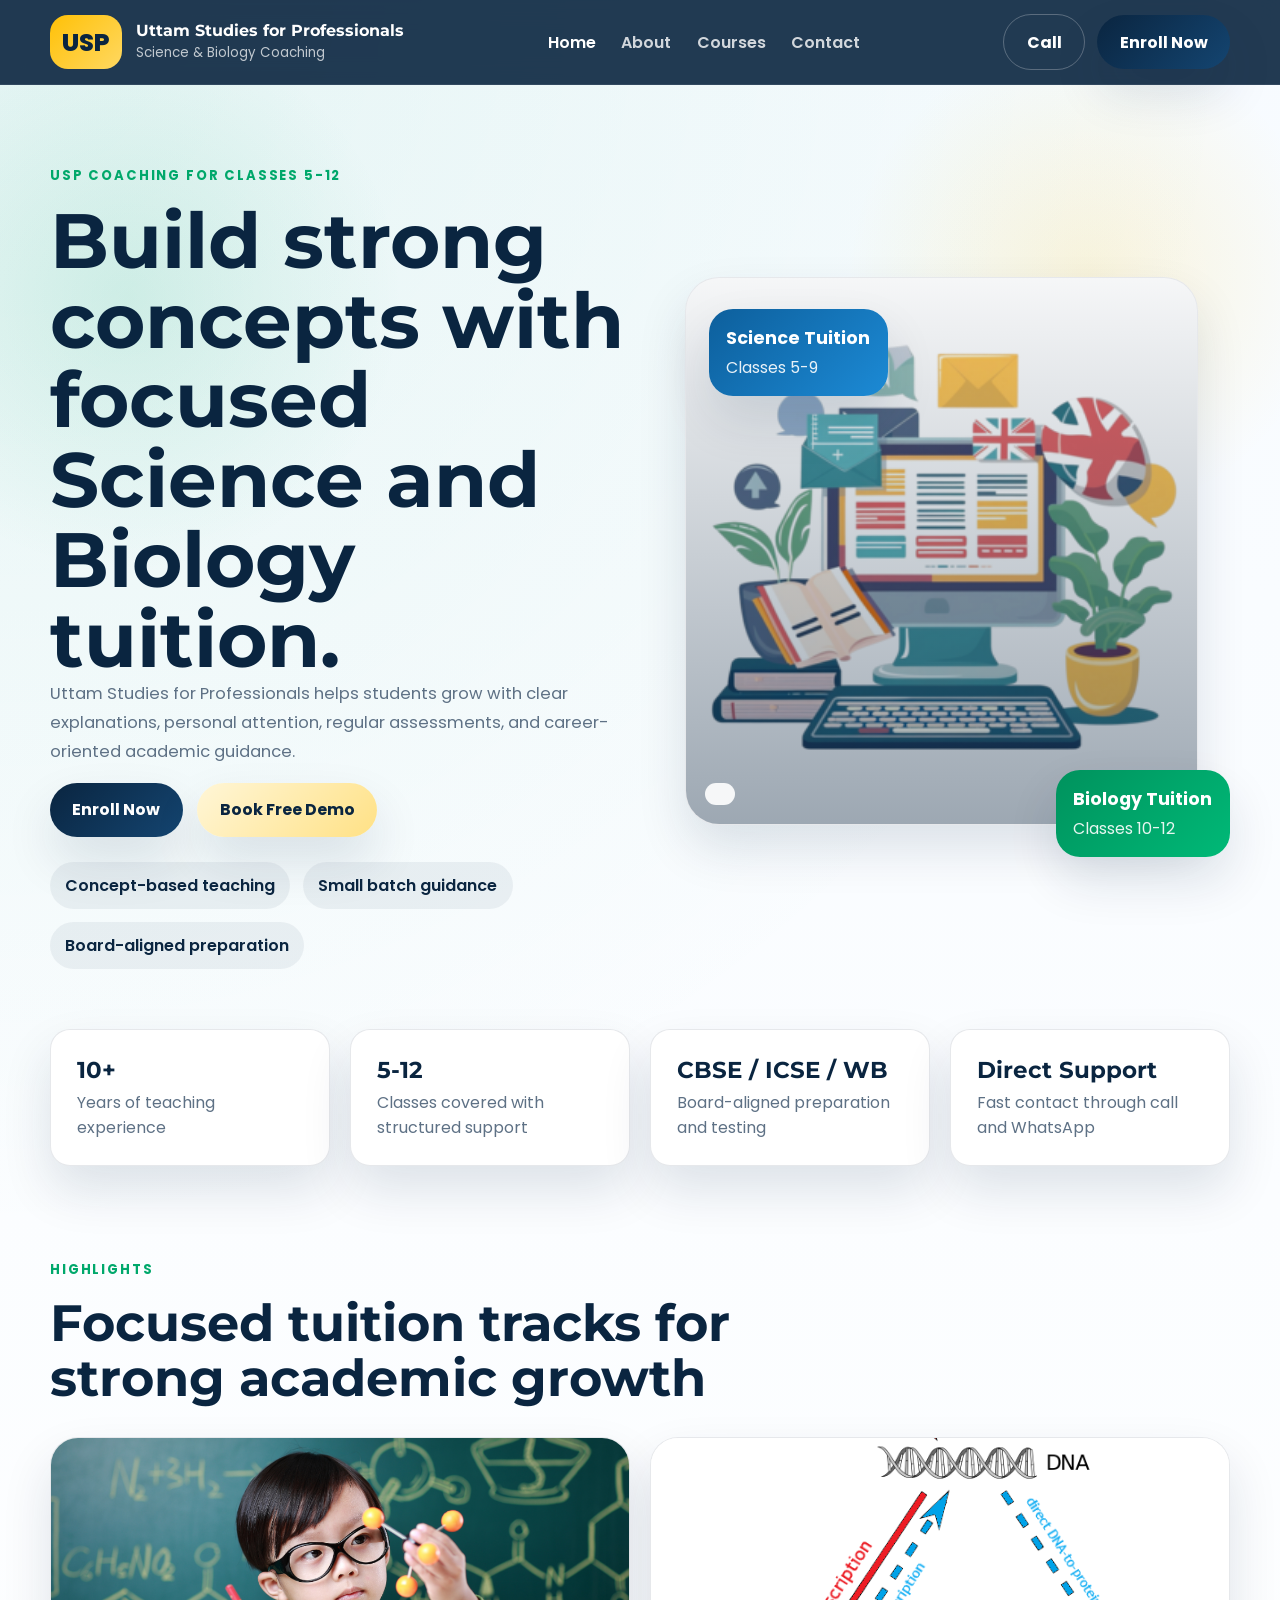
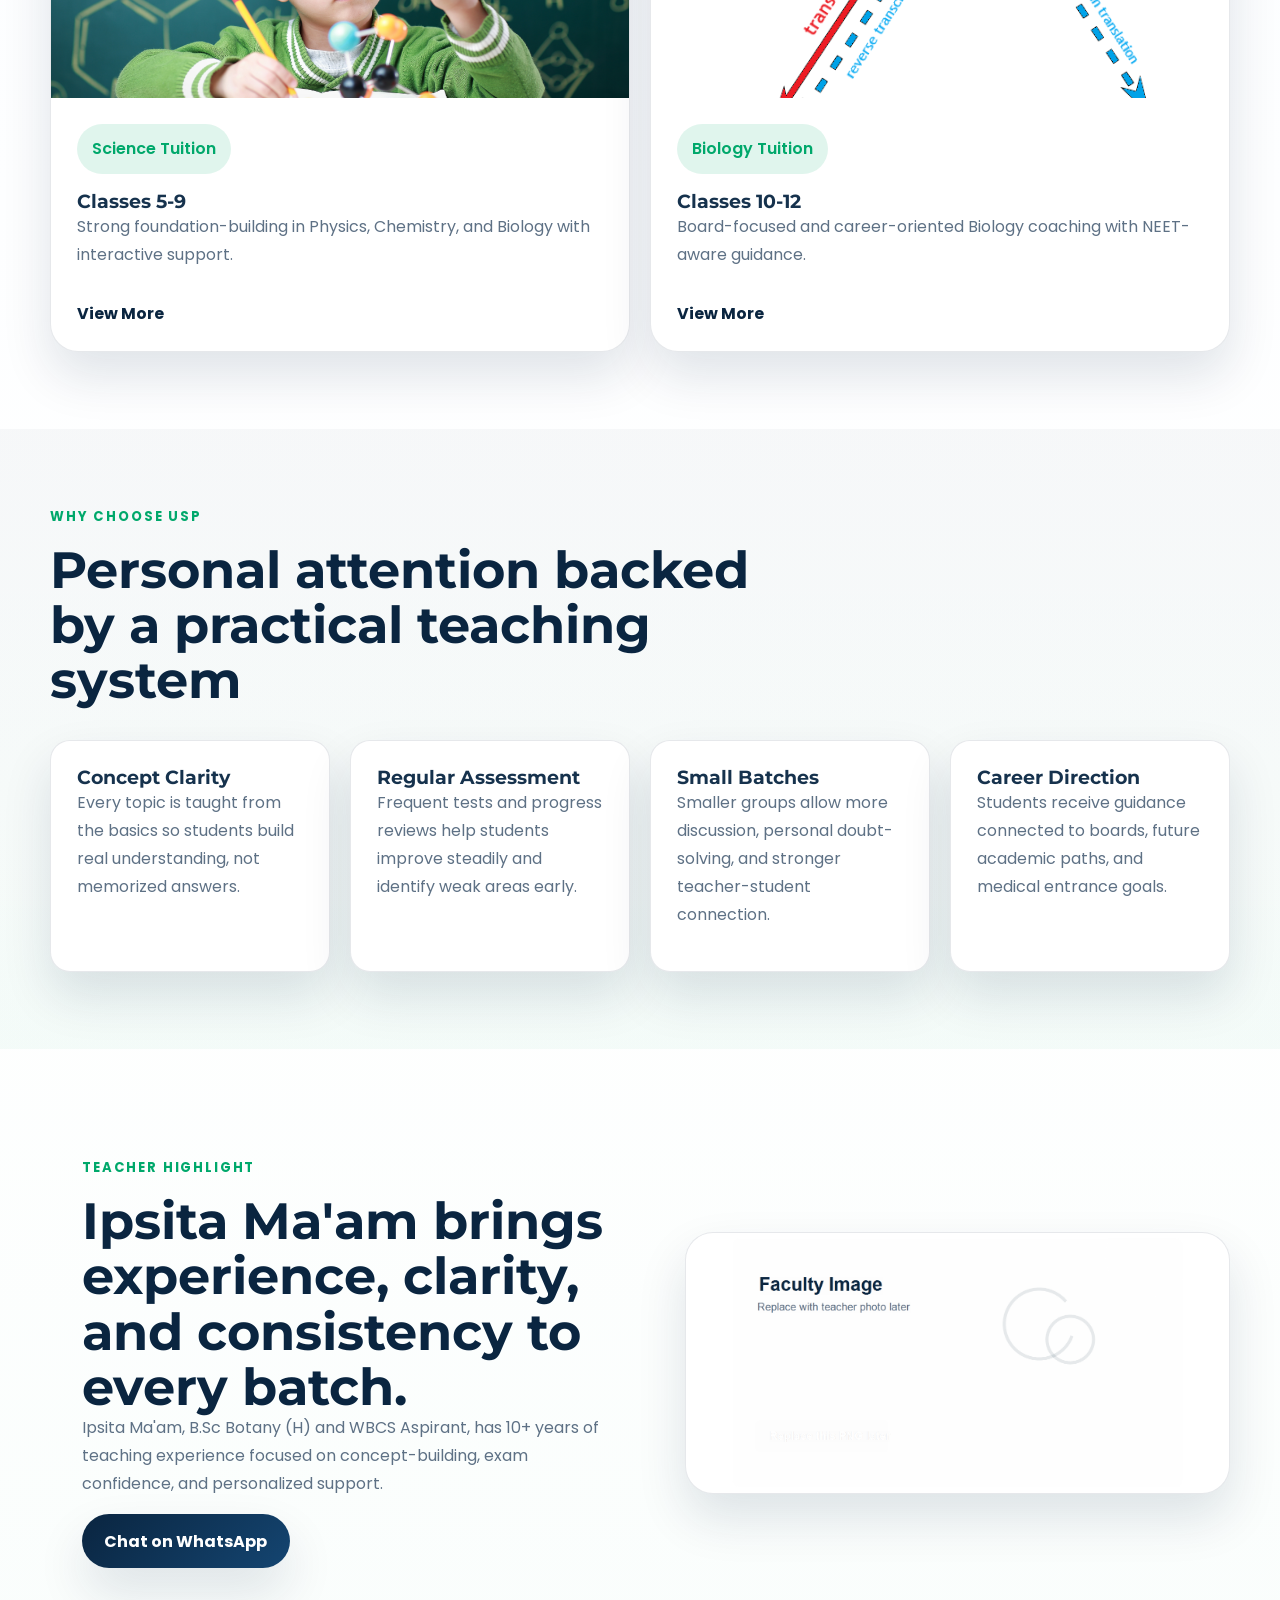
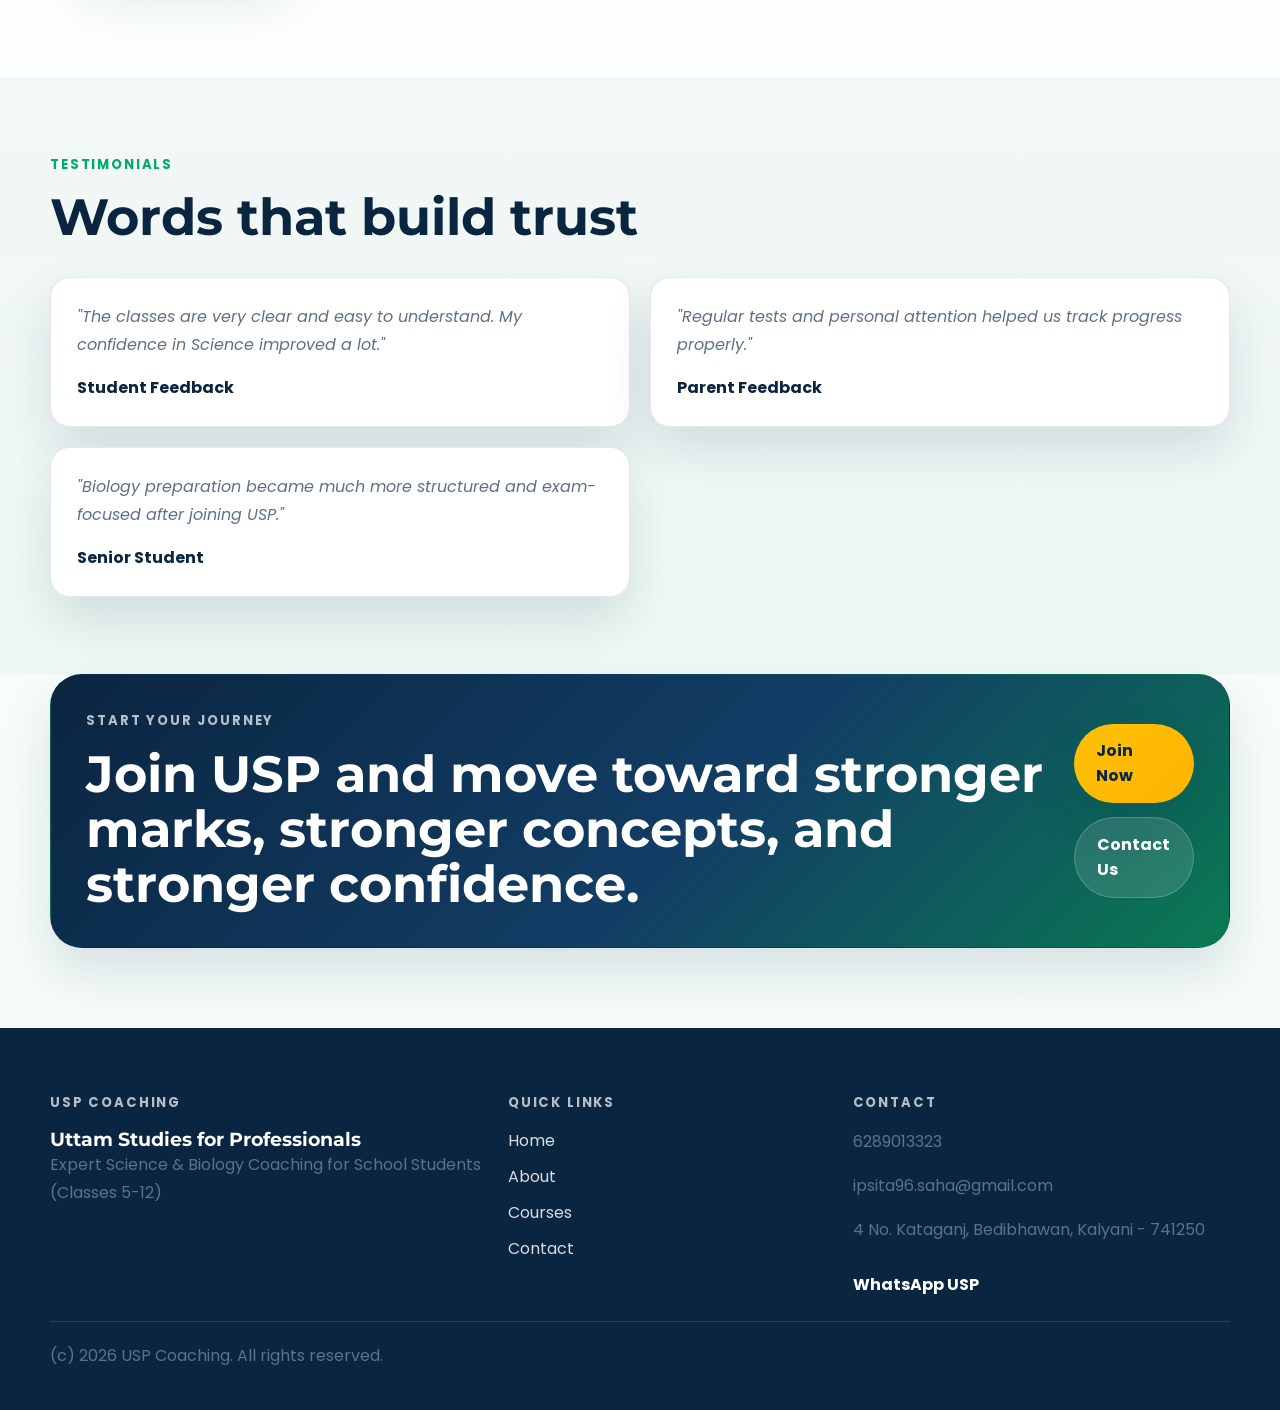
<file: index.html>
<!DOCTYPE html>
<html lang="en">
<head>
  <meta charset="UTF-8">
  <meta name="viewport" content="width=device-width, initial-scale=1.0">
  <title>USP Coaching | Science & Biology Tuition</title>
  <meta
    name="description"
    content="USP offers expert Science and Biology coaching for Classes 5-12 with concept-based teaching, small batches, and strong academic support."
  >
  <link rel="preconnect" href="https://fonts.googleapis.com">
  <link rel="preconnect" href="https://fonts.gstatic.com" crossorigin>
  <link href="https://fonts.googleapis.com/css2?family=Montserrat:wght@600;700;800&family=Poppins:wght@400;500;600;700&display=swap" rel="stylesheet">
  <link rel="stylesheet" href="css/style.css">
</head>
<body data-page="home">
  <div data-include="header"></div>

  <main>
    <section class="hero-section">
      <div class="container hero-grid">
        <div class="hero-content reveal">
          <p class="section-label">USP Coaching for Classes 5-12</p>
          <h1>Build strong concepts with focused Science and Biology tuition.</h1>
          <p class="hero-text">
            Uttam Studies for Professionals helps students grow with clear explanations,
            personal attention, regular assessments, and career-oriented academic guidance.
          </p>
          <div class="hero-actions">
            <a class="btn btn-primary" href="https://wa.me/916289013323?text=Hello%20USP%2C%20I%20want%20to%20enroll." target="_blank" rel="noreferrer">Enroll Now</a>
            <a class="btn btn-secondary" href="tel:+916289013323">Book Free Demo</a>
          </div>
          <div class="hero-points">
            <span>Concept-based teaching</span>
            <span>Small batch guidance</span>
            <span>Board-aligned preparation</span>
          </div>
        </div>

        <div class="hero-media reveal">
          <div class="hero-photo-card">
            <img src="assets/images/hero-main.png" alt="USP classroom main visual">
            <div class="hero-photo-note"></div>
          </div>
          <div class="hero-floating-card card-accent-blue">
            <strong>Science Tuition</strong>
            <span>Classes 5-9</span>
          </div>
          <div class="hero-floating-card card-accent-green bottom">
            <strong>Biology Tuition</strong>
            <span>Classes 10-12</span>
          </div>
        </div>
      </div>
    </section>

    <section class="stats-strip">
      <div class="container stats-grid">
        <article class="stat-card reveal"><strong>10+</strong><span>Years of teaching experience</span></article>
        <article class="stat-card reveal"><strong>5-12</strong><span>Classes covered with structured support</span></article>
        <article class="stat-card reveal"><strong>CBSE / ICSE / WB</strong><span>Board-aligned preparation and testing</span></article>
        <article class="stat-card reveal"><strong>Direct Support</strong><span>Fast contact through call and WhatsApp</span></article>
      </div>
    </section>

    <section class="section-block">
      <div class="container">
        <div class="section-heading reveal">
          <p class="section-label">Highlights</p>
          <h2>Focused tuition tracks for strong academic growth</h2>
        </div>
        <div class="feature-grid">
          <article class="course-preview-card reveal">
            <img src="assets/images/course-science.png" alt="Science tuition preview">
            <div class="course-preview-body">
              <p class="mini-tag">Science Tuition</p>
              <h3>Classes 5-9</h3>
              <p>Strong foundation-building in Physics, Chemistry, and Biology with interactive support.</p>
              <a class="text-link" href="courses.html">View More</a>
            </div>
          </article>
          <article class="course-preview-card reveal">
            <img src="assets/images/course-biology.png" alt="Biology tuition preview">
            <div class="course-preview-body">
              <p class="mini-tag">Biology Tuition</p>
              <h3>Classes 10-12</h3>
              <p>Board-focused and career-oriented Biology coaching with NEET-aware guidance.</p>
              <a class="text-link" href="courses.html">View More</a>
            </div>
          </article>
        </div>
      </div>
    </section>

    <section class="section-block soft-bg">
      <div class="container">
        <div class="section-heading reveal">
          <p class="section-label">Why Choose USP</p>
          <h2>Personal attention backed by a practical teaching system</h2>
        </div>
        <div class="cards-grid four-col">
          <article class="info-card reveal"><h3>Concept Clarity</h3><p>Every topic is taught from the basics so students build real understanding, not memorized answers.</p></article>
          <article class="info-card reveal"><h3>Regular Assessment</h3><p>Frequent tests and progress reviews help students improve steadily and identify weak areas early.</p></article>
          <article class="info-card reveal"><h3>Small Batches</h3><p>Smaller groups allow more discussion, personal doubt-solving, and stronger teacher-student connection.</p></article>
          <article class="info-card reveal"><h3>Career Direction</h3><p>Students receive guidance connected to boards, future academic paths, and medical entrance goals.</p></article>
        </div>
      </div>
    </section>

    <section class="section-block">
      <div class="container split-layout">
        <div class="content-panel reveal">
          <p class="section-label">Teacher Highlight</p>
          <h2>Ipsita Ma'am brings experience, clarity, and consistency to every batch.</h2>
          <p>Ipsita Ma'am, B.Sc Botany (H) and WBCS Aspirant, has 10+ years of teaching experience focused on concept-building, exam confidence, and personalized support.</p>
          <a class="btn btn-primary" href="https://wa.me/916289013323?text=Hello%20USP%2C%20I%20want%20to%20know%20more%20about%20Ipsita%20Ma%27am%27s%20classes." target="_blank" rel="noreferrer">Chat on WhatsApp</a>
        </div>
        <div class="image-panel reveal">
          <img src="assets/images/about-teacher.png" alt="Teacher highlight image">
        </div>
      </div>
    </section>

    <section class="section-block soft-bg">
      <div class="container">
        <div class="section-heading reveal">
          <p class="section-label">Testimonials</p>
          <h2>Words that build trust</h2>
        </div>
        <div class="cards-grid three-col">
          <article class="testimonial-card reveal"><p>"The classes are very clear and easy to understand. My confidence in Science improved a lot."</p><strong>Student Feedback</strong></article>
          <article class="testimonial-card reveal"><p>"Regular tests and personal attention helped us track progress properly."</p><strong>Parent Feedback</strong></article>
          <article class="testimonial-card reveal"><p>"Biology preparation became much more structured and exam-focused after joining USP."</p><strong>Senior Student</strong></article>
        </div>
      </div>
    </section>

    <section class="cta-banner-section">
      <div class="container cta-banner reveal">
        <div>
          <p class="section-label light">Start Your Journey</p>
          <h2>Join USP and move toward stronger marks, stronger concepts, and stronger confidence.</h2>
        </div>
        <div class="cta-buttons">
          <a class="btn btn-primary gold" href="https://wa.me/916289013323?text=Hello%20USP%2C%20please%20share%20admission%20details." target="_blank" rel="noreferrer">Join Now</a>
          <a class="btn btn-secondary light" href="contact.html">Contact Us</a>
        </div>
      </div>
    </section>
  </main>

  <div data-include="footer"></div>
  <script src="js/script.js"></script>
</body>
</html>
</file>
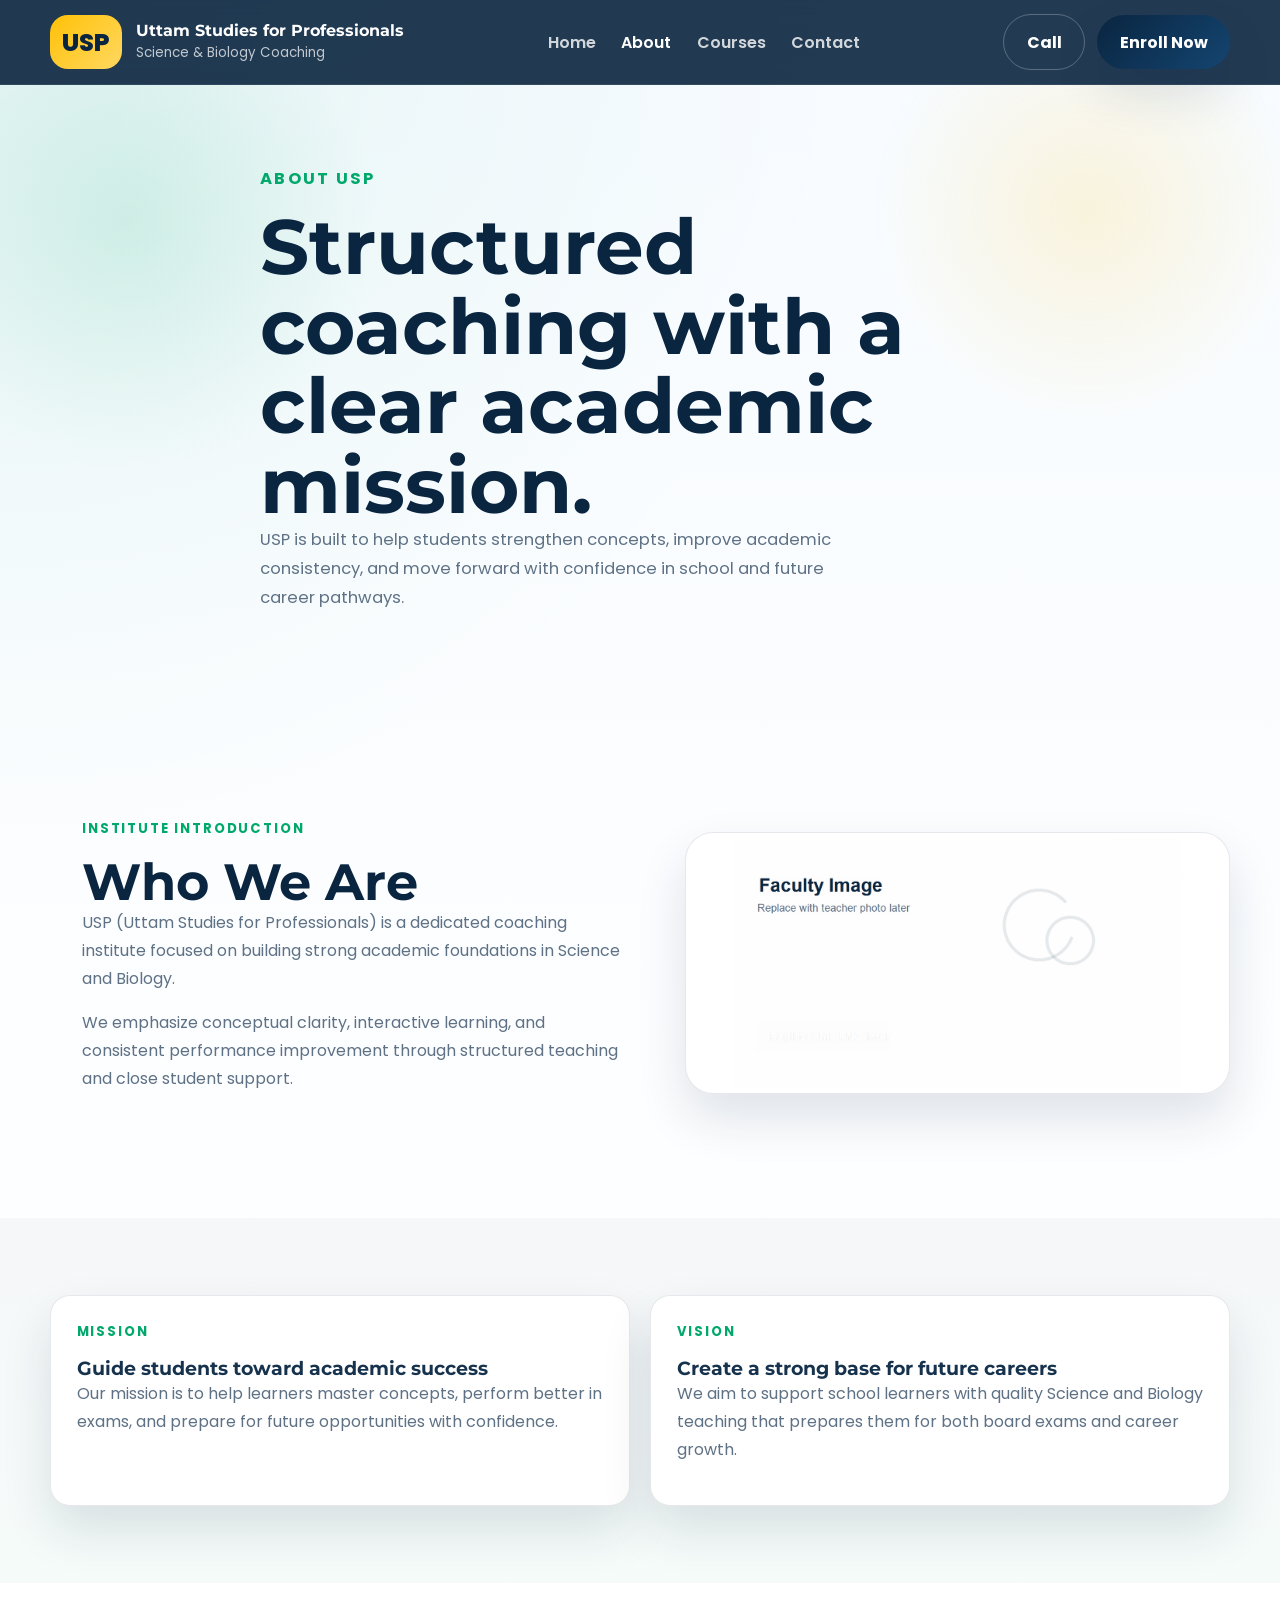
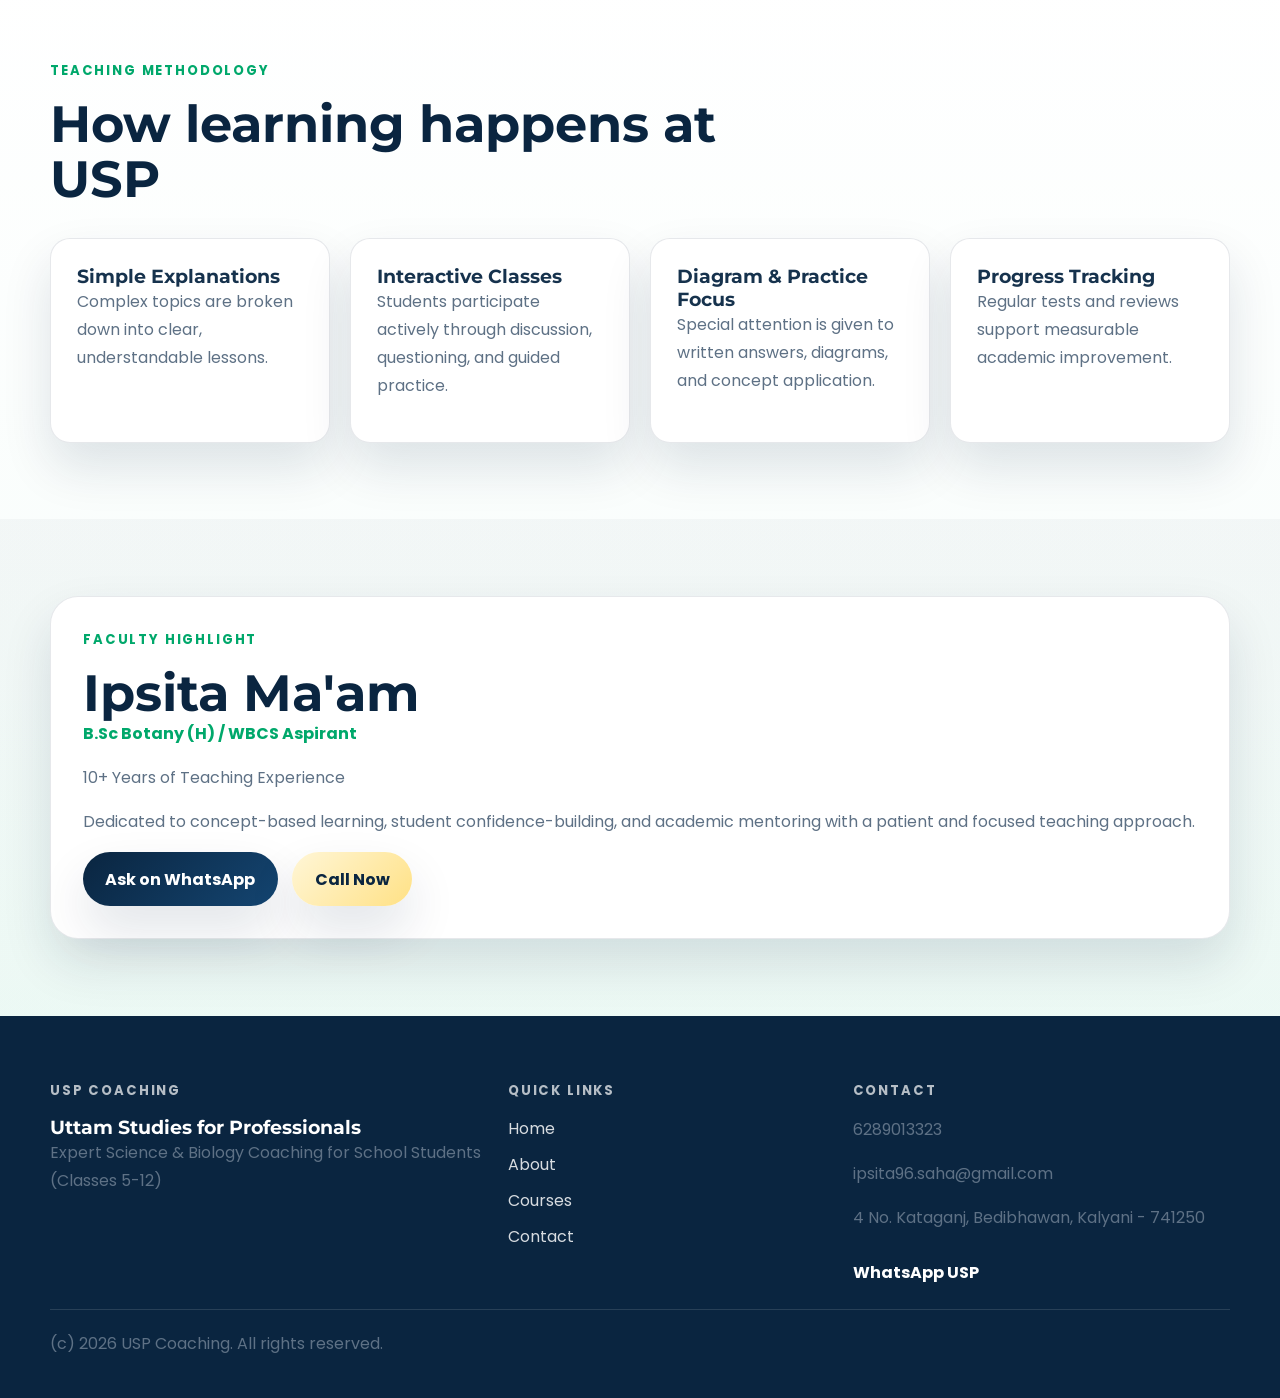
<file: about.html>
<!DOCTYPE html>
<html lang="en">
<head>
  <meta charset="UTF-8">
  <meta name="viewport" content="width=device-width, initial-scale=1.0">
  <title>About USP | Uttam Studies for Professionals</title>
  <meta name="description" content="Learn about USP Coaching, our mission, teaching methodology, and the faculty guidance behind our Science and Biology classes.">
  <link rel="preconnect" href="https://fonts.googleapis.com">
  <link rel="preconnect" href="https://fonts.gstatic.com" crossorigin>
  <link href="https://fonts.googleapis.com/css2?family=Montserrat:wght@600;700;800&family=Poppins:wght@400;500;600;700&display=swap" rel="stylesheet">
  <link rel="stylesheet" href="css/style.css">
</head>
<body data-page="about">
  <div data-include="header"></div>
  <main>
    <section class="page-hero compact">
      <div class="container narrow reveal">
        <p class="section-label">About USP</p>
        <h1>Structured coaching with a clear academic mission.</h1>
        <p>USP is built to help students strengthen concepts, improve academic consistency, and move forward with confidence in school and future career pathways.</p>
      </div>
    </section>
    <section class="section-block">
      <div class="container split-layout">
        <div class="content-panel reveal">
          <p class="section-label">Institute Introduction</p>
          <h2>Who We Are</h2>
          <p>USP (Uttam Studies for Professionals) is a dedicated coaching institute focused on building strong academic foundations in Science and Biology.</p>
          <p>We emphasize conceptual clarity, interactive learning, and consistent performance improvement through structured teaching and close student support.</p>
        </div>
        <div class="image-panel reveal">
          <img src="assets/images/about-teacher.png" alt="USP faculty image">
        </div>
      </div>
    </section>
    <section class="section-block soft-bg">
      <div class="container cards-grid two-col">
        <article class="info-card reveal"><p class="section-label">Mission</p><h3>Guide students toward academic success</h3><p>Our mission is to help learners master concepts, perform better in exams, and prepare for future opportunities with confidence.</p></article>
        <article class="info-card reveal"><p class="section-label">Vision</p><h3>Create a strong base for future careers</h3><p>We aim to support school learners with quality Science and Biology teaching that prepares them for both board exams and career growth.</p></article>
      </div>
    </section>
    <section class="section-block">
      <div class="container">
        <div class="section-heading reveal">
          <p class="section-label">Teaching Methodology</p>
          <h2>How learning happens at USP</h2>
        </div>
        <div class="cards-grid four-col">
          <article class="info-card reveal"><h3>Simple Explanations</h3><p>Complex topics are broken down into clear, understandable lessons.</p></article>
          <article class="info-card reveal"><h3>Interactive Classes</h3><p>Students participate actively through discussion, questioning, and guided practice.</p></article>
          <article class="info-card reveal"><h3>Diagram & Practice Focus</h3><p>Special attention is given to written answers, diagrams, and concept application.</p></article>
          <article class="info-card reveal"><h3>Progress Tracking</h3><p>Regular tests and reviews support measurable academic improvement.</p></article>
        </div>
      </div>
    </section>
    <section class="section-block soft-bg">
      <div class="container faculty-panel reveal">
        <div>
          <p class="section-label">Faculty Highlight</p>
          <h2>Ipsita Ma'am</h2>
          <p class="faculty-meta">B.Sc Botany (H) / WBCS Aspirant</p>
          <p>10+ Years of Teaching Experience</p>
          <p>Dedicated to concept-based learning, student confidence-building, and academic mentoring with a patient and focused teaching approach.</p>
        </div>
        <div class="faculty-actions">
          <a class="btn btn-primary" href="https://wa.me/916289013323?text=Hello%20USP%2C%20I%20want%20to%20know%20more%20about%20the%20faculty." target="_blank" rel="noreferrer">Ask on WhatsApp</a>
          <a class="btn btn-secondary" href="tel:+916289013323">Call Now</a>
        </div>
      </div>
    </section>
  </main>
  <div data-include="footer"></div>
  <script src="js/script.js"></script>
</body>
</html>
</file>
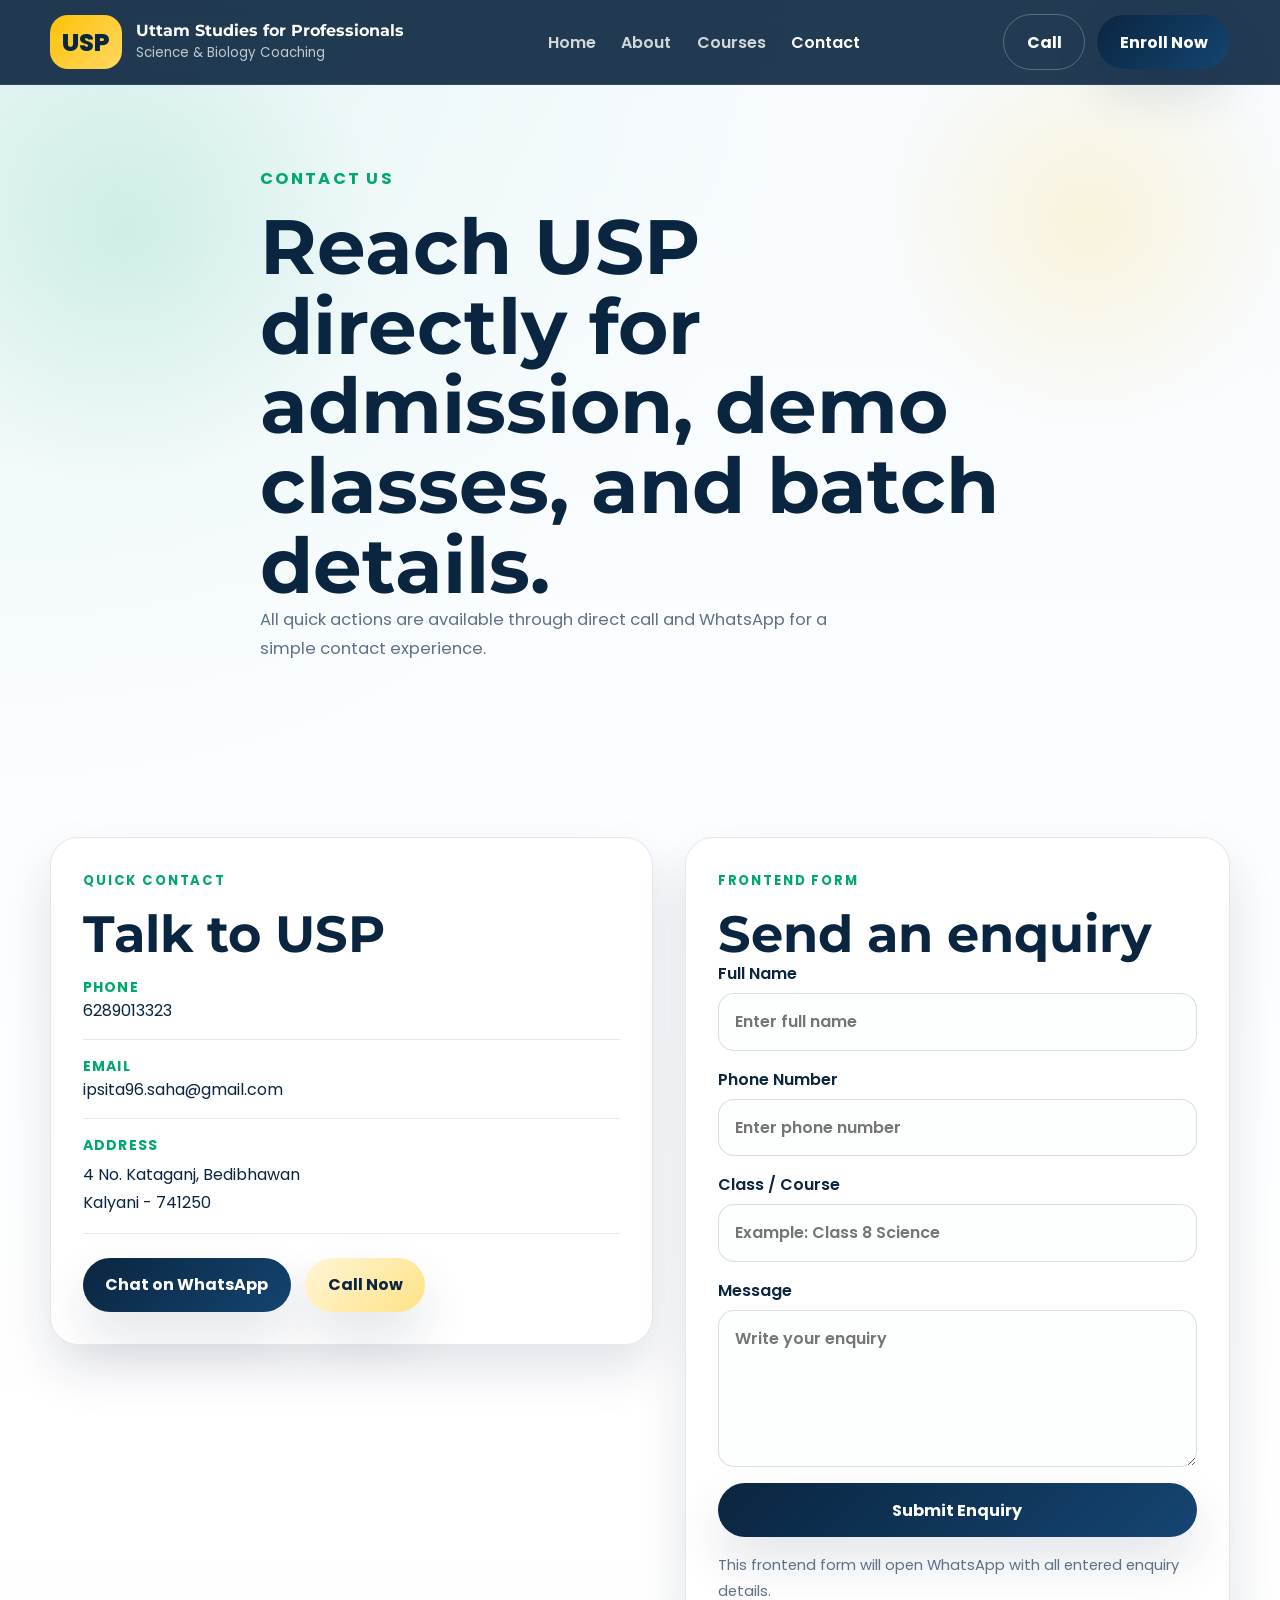
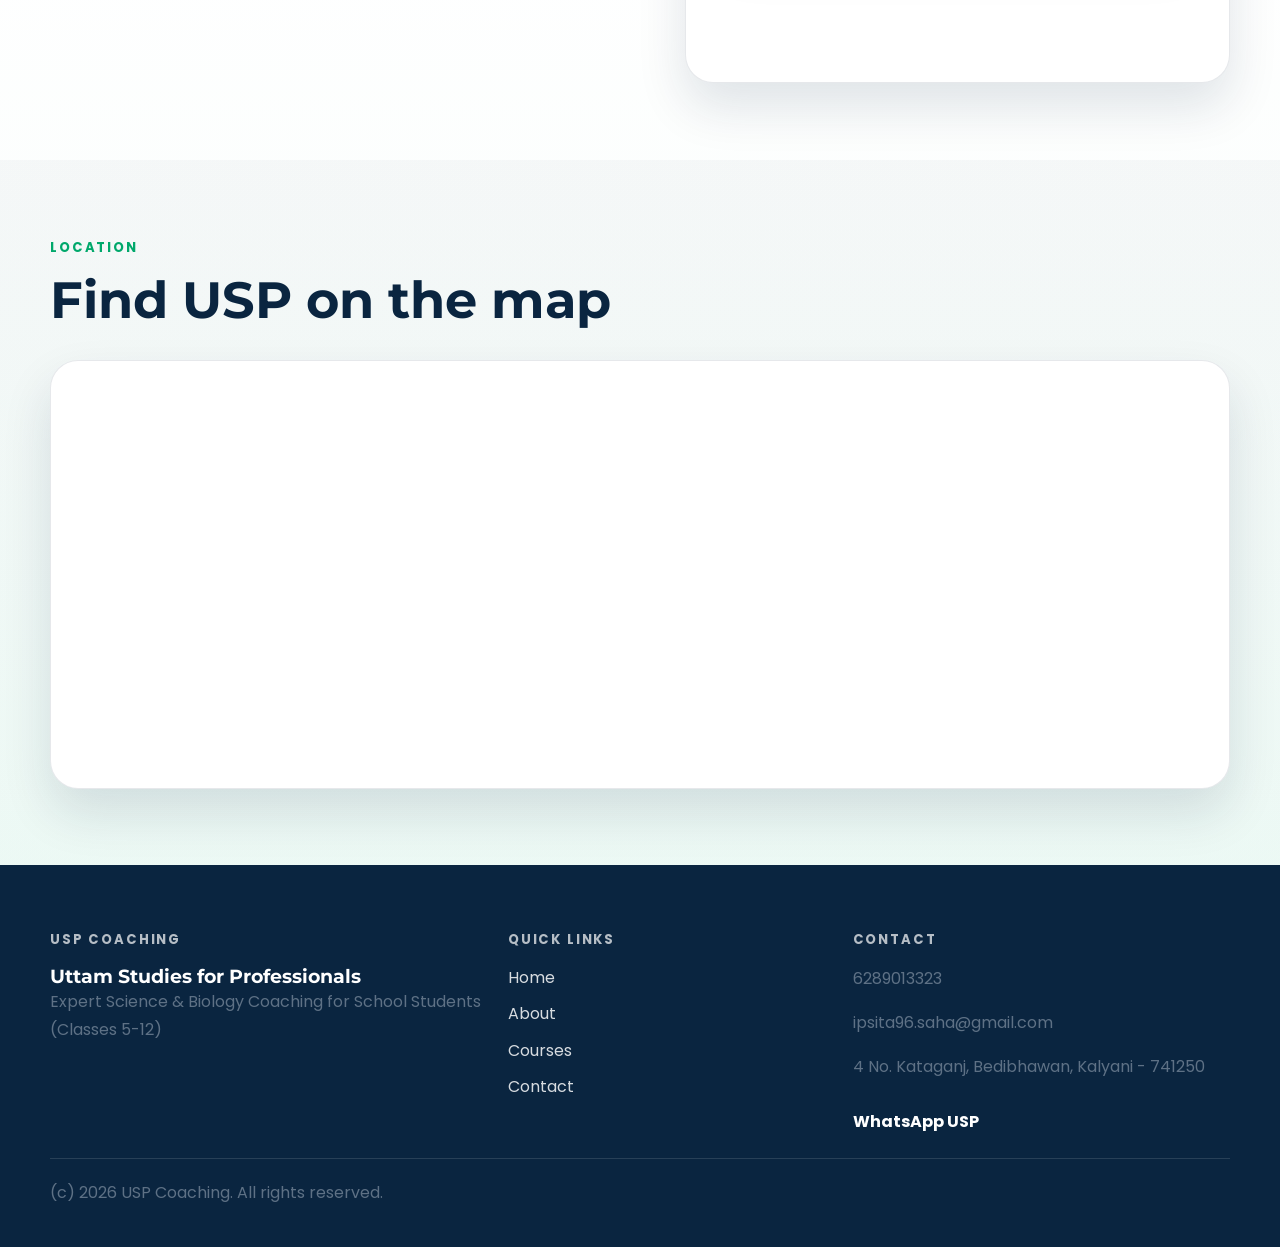
<file: contact.html>
<!DOCTYPE html>
<html lang="en">
<head>
  <meta charset="UTF-8">
  <meta name="viewport" content="width=device-width, initial-scale=1.0">
  <title>Contact USP Coaching</title>
  <meta name="description" content="Contact USP Coaching through call, WhatsApp, email, address details, and a simple frontend enquiry form.">
  <link rel="preconnect" href="https://fonts.googleapis.com">
  <link rel="preconnect" href="https://fonts.gstatic.com" crossorigin>
  <link href="https://fonts.googleapis.com/css2?family=Montserrat:wght@600;700;800&family=Poppins:wght@400;500;600;700&display=swap" rel="stylesheet">
  <link rel="stylesheet" href="css/style.css">
</head>
<body data-page="contact">
  <div data-include="header"></div>
  <main>
    <section class="page-hero compact">
      <div class="container narrow reveal">
        <p class="section-label">Contact Us</p>
        <h1>Reach USP directly for admission, demo classes, and batch details.</h1>
        <p>All quick actions are available through direct call and WhatsApp for a simple contact experience.</p>
      </div>
    </section>
    <section class="section-block">
      <div class="container contact-layout">
        <div class="contact-card-panel reveal">
          <p class="section-label">Quick Contact</p>
          <h2>Talk to USP</h2>
          <div class="contact-item"><span>Phone</span><a href="tel:+916289013323">6289013323</a></div>
          <div class="contact-item"><span>Email</span><a href="mailto:ipsita96.saha@gmail.com">ipsita96.saha@gmail.com</a></div>
          <div class="contact-item"><span>Address</span><p>4 No. Kataganj, Bedibhawan<br>Kalyani - 741250</p></div>
          <div class="stacked-actions">
            <a class="btn btn-primary" href="https://wa.me/916289013323?text=Hello%20USP%2C%20please%20share%20admission%20details." target="_blank" rel="noreferrer">Chat on WhatsApp</a>
            <a class="btn btn-secondary" href="tel:+916289013323">Call Now</a>
          </div>
        </div>
        <div class="form-panel reveal">
          <p class="section-label">Frontend Form</p>
          <h2>Send an enquiry</h2>
          <form id="contactForm" class="contact-form">
            <label>Full Name<input type="text" name="name" placeholder="Enter full name" required></label>
            <label>Phone Number<input type="tel" name="phone" placeholder="Enter phone number" required></label>
            <label>Class / Course<input type="text" name="course" placeholder="Example: Class 8 Science"></label>
            <label>Message<textarea name="message" rows="5" placeholder="Write your enquiry"></textarea></label>
            <button class="btn btn-primary" type="submit">Submit Enquiry</button>
            <p class="form-note">This frontend form will open WhatsApp with all entered enquiry details.</p>
            <p id="formStatus" class="form-status" aria-live="polite"></p>
          </form>
        </div>
      </div>
    </section>
    <section class="section-block soft-bg">
      <div class="container">
        <div class="section-heading reveal">
          <p class="section-label">Location</p>
          <h2>Find USP on the map</h2>
        </div>
        <div class="map-frame reveal">
          <iframe title="USP Coaching location map" src="https://www.google.com/maps?q=Kalyani%20741250&z=14&output=embed" loading="lazy" referrerpolicy="no-referrer-when-downgrade"></iframe>
        </div>
      </div>
    </section>
  </main>
  <div data-include="footer"></div>
  <script src="js/script.js"></script>
</body>
</html>
</file>
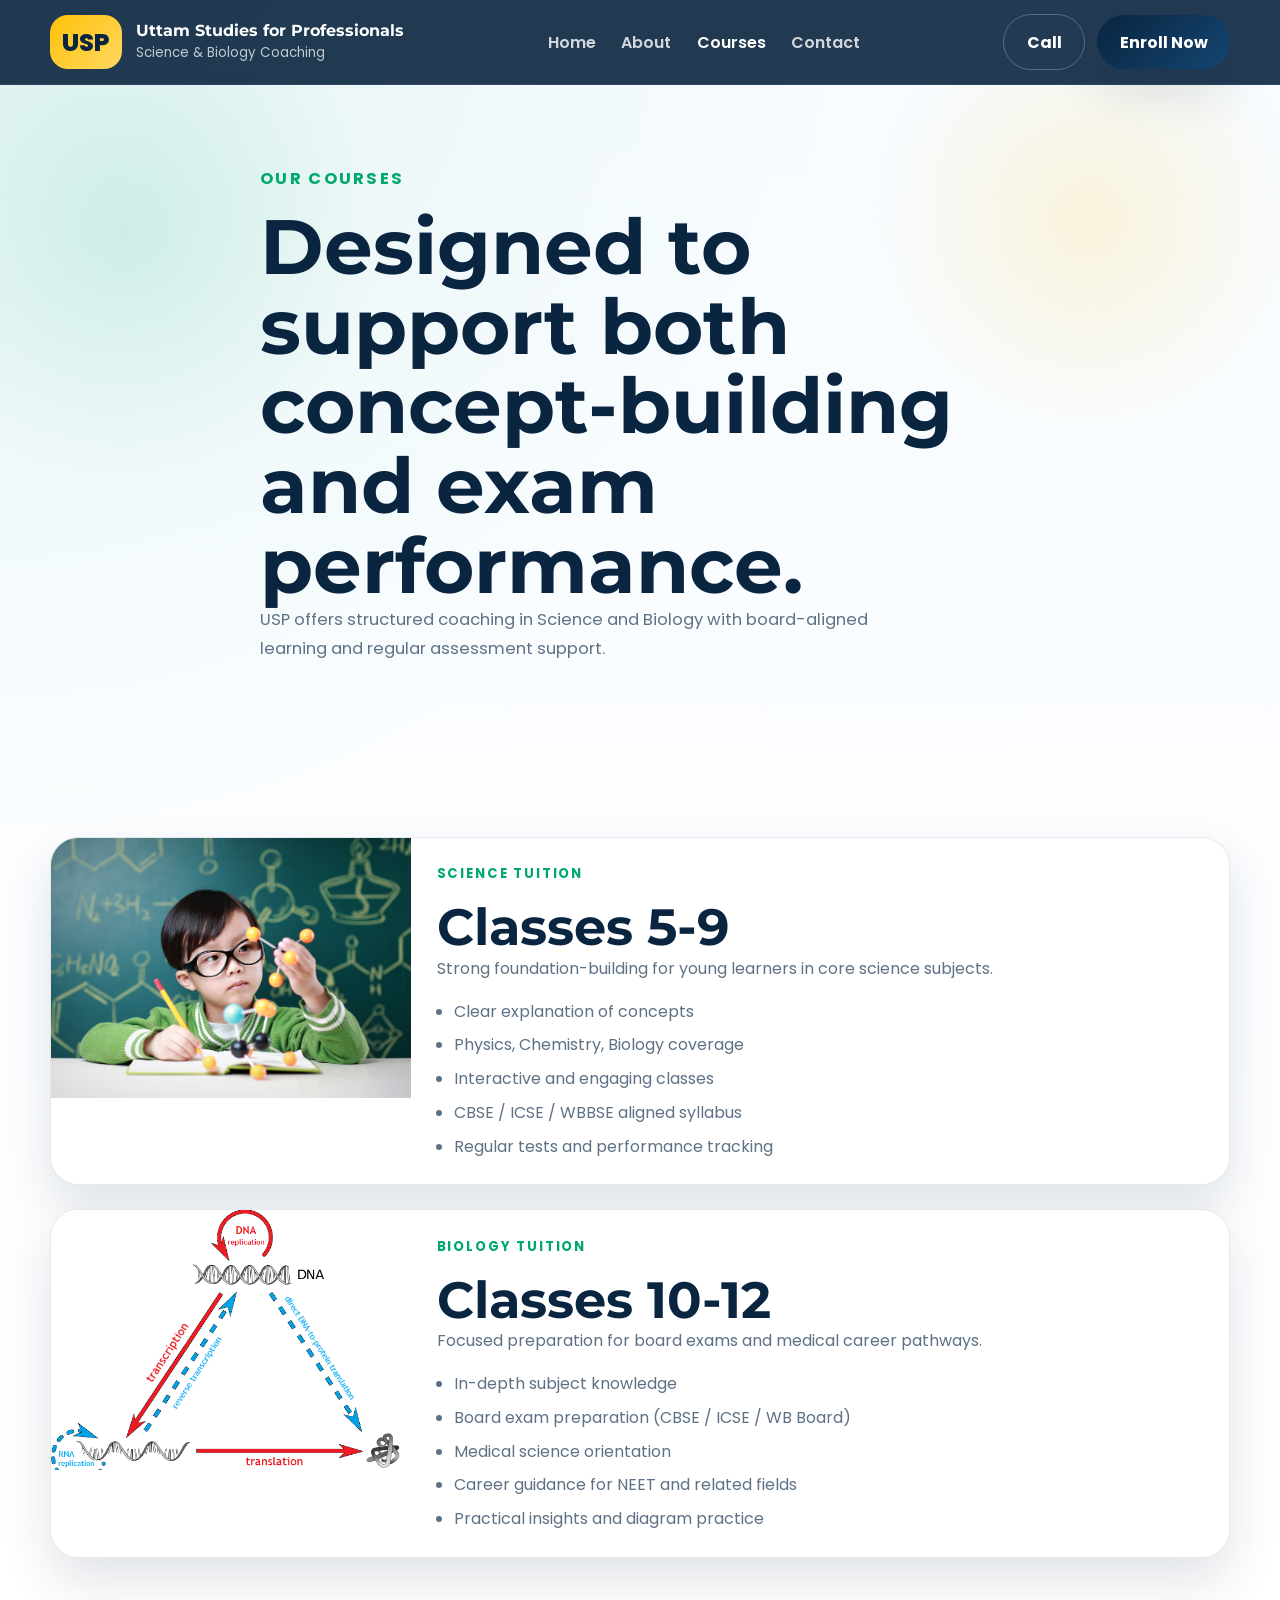
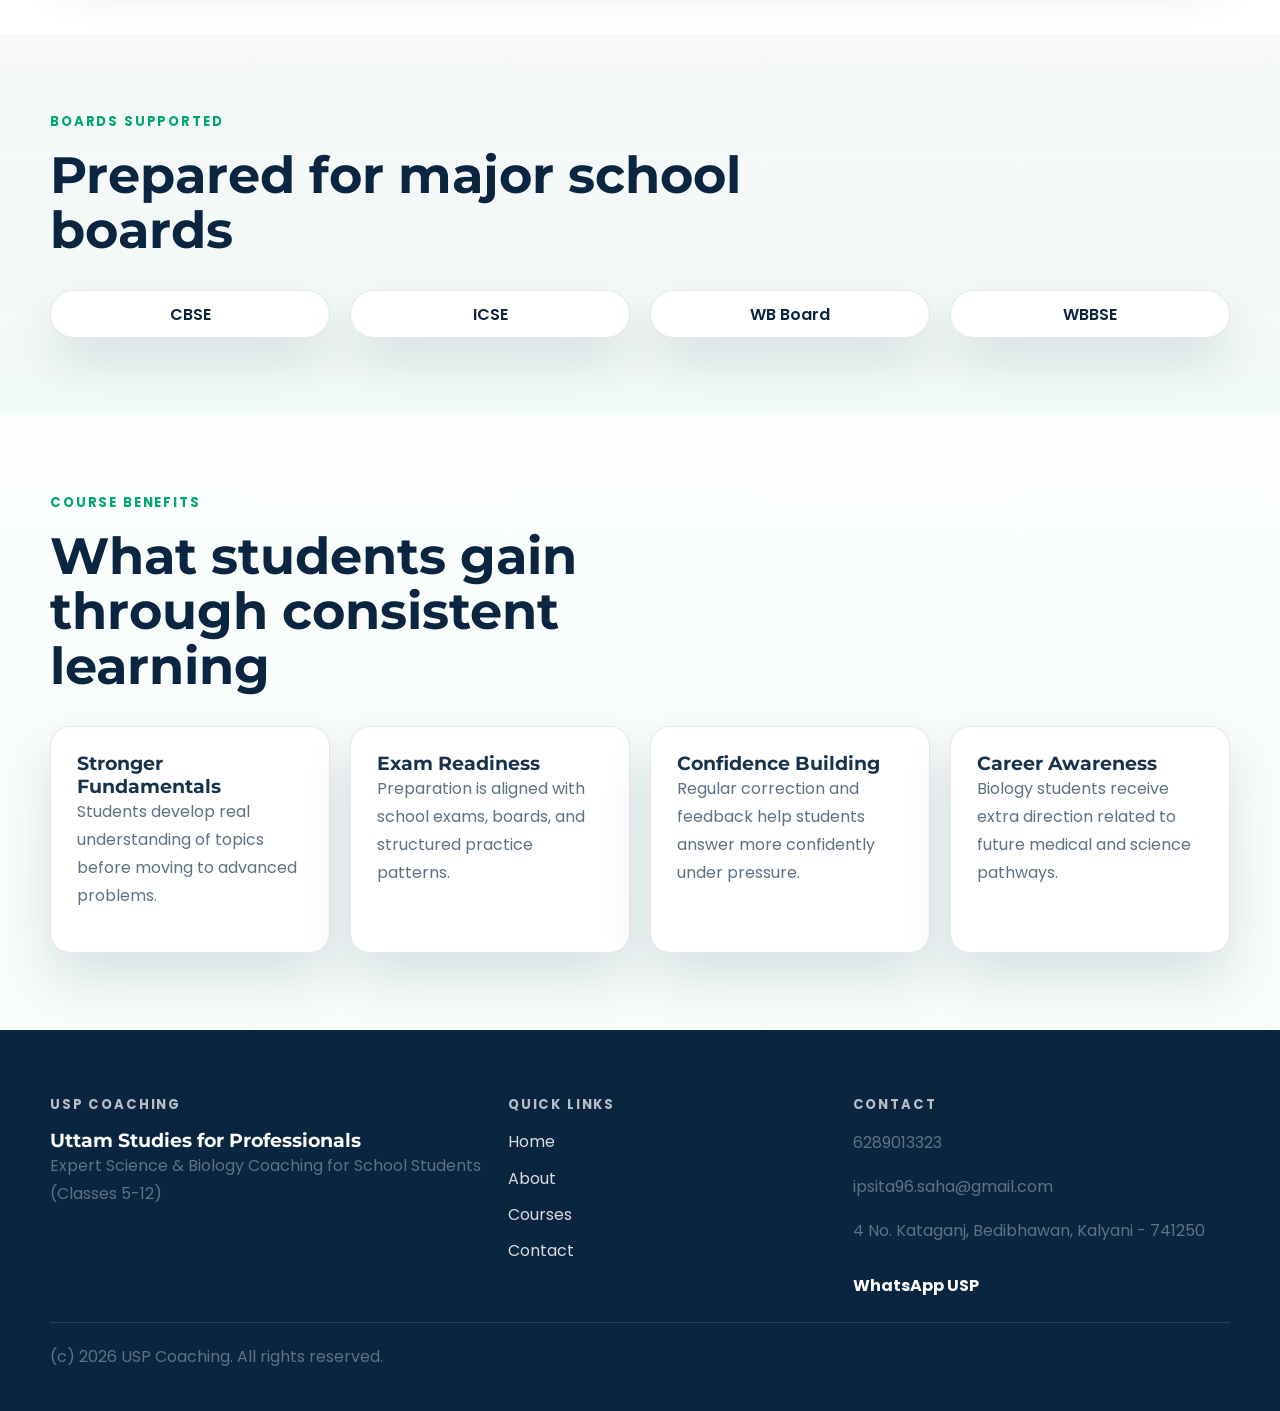
<file: courses.html>
<!DOCTYPE html>
<html lang="en">
<head>
  <meta charset="UTF-8">
  <meta name="viewport" content="width=device-width, initial-scale=1.0">
  <title>Courses | USP Coaching</title>
  <meta name="description" content="Explore USP Science and Biology tuition details, features, teaching benefits, and supported school boards.">
  <link rel="preconnect" href="https://fonts.googleapis.com">
  <link rel="preconnect" href="https://fonts.gstatic.com" crossorigin>
  <link href="https://fonts.googleapis.com/css2?family=Montserrat:wght@600;700;800&family=Poppins:wght@400;500;600;700&display=swap" rel="stylesheet">
  <link rel="stylesheet" href="css/style.css">
</head>
<body data-page="courses">
  <div data-include="header"></div>
  <main>
    <section class="page-hero compact">
      <div class="container narrow reveal">
        <p class="section-label">Our Courses</p>
        <h1>Designed to support both concept-building and exam performance.</h1>
        <p>USP offers structured coaching in Science and Biology with board-aligned learning and regular assessment support.</p>
      </div>
    </section>
    <section class="section-block">
      <div class="container detailed-course-grid">
        <article class="detailed-course-card reveal">
          <img src="assets/images/course-science.png" alt="Science tuition image">
          <div class="detailed-course-body">
            <p class="section-label">Science Tuition</p>
            <h2>Classes 5-9</h2>
            <p>Strong foundation-building for young learners in core science subjects.</p>
            <ul class="check-list">
              <li>Clear explanation of concepts</li>
              <li>Physics, Chemistry, Biology coverage</li>
              <li>Interactive and engaging classes</li>
              <li>CBSE / ICSE / WBBSE aligned syllabus</li>
              <li>Regular tests and performance tracking</li>
            </ul>
          </div>
        </article>
        <article class="detailed-course-card reveal">
          <img src="assets/images/course-biology.png" alt="Biology tuition image">
          <div class="detailed-course-body">
            <p class="section-label">Biology Tuition</p>
            <h2>Classes 10-12</h2>
            <p>Focused preparation for board exams and medical career pathways.</p>
            <ul class="check-list">
              <li>In-depth subject knowledge</li>
              <li>Board exam preparation (CBSE / ICSE / WB Board)</li>
              <li>Medical science orientation</li>
              <li>Career guidance for NEET and related fields</li>
              <li>Practical insights and diagram practice</li>
            </ul>
          </div>
        </article>
      </div>
    </section>
    <section class="section-block soft-bg">
      <div class="container">
        <div class="section-heading reveal">
          <p class="section-label">Boards Supported</p>
          <h2>Prepared for major school boards</h2>
        </div>
        <div class="boards-grid">
          <div class="board-pill reveal">CBSE</div>
          <div class="board-pill reveal">ICSE</div>
          <div class="board-pill reveal">WB Board</div>
          <div class="board-pill reveal">WBBSE</div>
        </div>
      </div>
    </section>
    <section class="section-block">
      <div class="container">
        <div class="section-heading reveal">
          <p class="section-label">Course Benefits</p>
          <h2>What students gain through consistent learning</h2>
        </div>
        <div class="cards-grid four-col">
          <article class="info-card reveal"><h3>Stronger Fundamentals</h3><p>Students develop real understanding of topics before moving to advanced problems.</p></article>
          <article class="info-card reveal"><h3>Exam Readiness</h3><p>Preparation is aligned with school exams, boards, and structured practice patterns.</p></article>
          <article class="info-card reveal"><h3>Confidence Building</h3><p>Regular correction and feedback help students answer more confidently under pressure.</p></article>
          <article class="info-card reveal"><h3>Career Awareness</h3><p>Biology students receive extra direction related to future medical and science pathways.</p></article>
        </div>
      </div>
    </section>
  </main>
  <div data-include="footer"></div>
  <script src="js/script.js"></script>
</body>
</html>
</file>
<file: css/style.css>
:root {
  --primary: #0a2540;
  --secondary: #00a86b;
  --accent: #ffc107;
  --surface: #ffffff;
  --surface-soft: #f5fbff;
  --text: #16324d;
  --muted: #5e7185;
  --border: rgba(10, 37, 64, 0.1);
  --shadow: 0 24px 50px rgba(10, 37, 64, 0.12);
  --radius-lg: 28px;
  --radius-md: 20px;
  --container: 1180px;
}

* { box-sizing: border-box; }
html { scroll-behavior: smooth; }
body {
  margin: 0;
  font-family: "Poppins", sans-serif;
  color: var(--text);
  background:
    radial-gradient(circle at top left, rgba(0, 168, 107, 0.08), transparent 26%),
    linear-gradient(180deg, #f7fbff 0%, #ffffff 52%, #f2fbf8 100%);
}
img { max-width: 100%; display: block; }
a { color: inherit; text-decoration: none; }
button, input, textarea { font: inherit; }
.container { width: min(var(--container), calc(100% - 2rem)); margin: 0 auto; }
.narrow { max-width: 760px; }
.section-label {
  margin: 0 0 0.8rem;
  font-size: 0.82rem;
  text-transform: uppercase;
  letter-spacing: 0.14em;
  color: var(--secondary);
  font-weight: 700;
}
.section-label.light { color: rgba(255, 255, 255, 0.7); }
h1, h2, h3, .brand-copy strong { margin: 0; font-family: "Montserrat", sans-serif; }
p { margin-top: 0; line-height: 1.75; color: var(--muted); }

.btn {
  display: inline-flex;
  align-items: center;
  justify-content: center;
  min-height: 52px;
  padding: 0.9rem 1.4rem;
  border-radius: 999px;
  border: 0;
  cursor: pointer;
  font-weight: 700;
  transition: transform 180ms ease, box-shadow 180ms ease, background 180ms ease;
}
.btn:hover { transform: translateY(-2px); }
.btn-primary { background: linear-gradient(135deg, var(--primary), #144571); color: #fff; box-shadow: var(--shadow); }
.btn-primary.gold { background: linear-gradient(135deg, var(--accent), #ffb300); color: var(--primary); }
.btn-secondary { background: linear-gradient(135deg, #fff6d7, #ffe185); color: var(--primary); box-shadow: var(--shadow); }
.btn-secondary.light { background: rgba(255, 255, 255, 0.12); border: 1px solid rgba(255, 255, 255, 0.2); color: #fff; box-shadow: none; }
.btn-outline { background: transparent; border: 1px solid rgba(255, 255, 255, 0.26); color: #fff; }

.site-header {
  position: sticky;
  top: 0;
  z-index: 100;
  backdrop-filter: blur(12px);
  background: rgba(10, 37, 64, 0.9);
  border-bottom: 1px solid rgba(255, 255, 255, 0.08);
}
.navbar {
  display: grid;
  grid-template-columns: auto 1fr auto;
  align-items: center;
  gap: 1rem;
  min-height: 84px;
}
.brand-link { display: inline-flex; align-items: center; gap: 0.9rem; }
.brand-badge {
  display: inline-flex;
  align-items: center;
  justify-content: center;
  width: 72px;
  height: 54px;
  border-radius: 18px;
  background: linear-gradient(135deg, var(--accent), #ffd861);
  color: var(--primary);
  font-size: 1.55rem;
  font-weight: 800;
}
.brand-copy strong, .brand-copy small { display: block; color: #fff; }
.brand-copy small { margin-top: 0.18rem; opacity: 0.72; }
.site-nav { display: inline-flex; justify-content: center; gap: 1.6rem; }
.site-nav a { color: rgba(255, 255, 255, 0.8); font-weight: 600; }
.site-nav a.is-active { color: #fff; }
.nav-actions { display: inline-flex; align-items: center; gap: 0.75rem; }
.nav-toggle { display: none; width: 48px; height: 48px; background: transparent; border: 0; padding: 0; }
.nav-toggle span { display: block; width: 24px; height: 2px; margin: 5px auto; background: #fff; }

.hero-section, .page-hero { position: relative; padding: 5rem 0; }
.hero-section::before, .page-hero::before {
  content: "";
  position: absolute;
  inset: 0;
  background:
    radial-gradient(circle at 85% 20%, rgba(255, 193, 7, 0.14), transparent 18%),
    radial-gradient(circle at 10% 22%, rgba(0, 168, 107, 0.12), transparent 20%);
  pointer-events: none;
}
.hero-grid, .split-layout, .contact-layout {
  display: grid;
  grid-template-columns: 1.05fr 0.95fr;
  gap: 2rem;
  align-items: center;
}
.hero-content h1, .page-hero h1 {
  font-size: clamp(2.7rem, 6vw, 4.8rem);
  line-height: 1.04;
  color: var(--primary);
}
.hero-text, .page-hero p { font-size: 1.03rem; max-width: 620px; }
.hero-actions, .cta-buttons, .stacked-actions, .faculty-actions { display: flex; flex-wrap: wrap; gap: 0.9rem; }
.hero-points { display: flex; flex-wrap: wrap; gap: 0.8rem; margin-top: 1.6rem; }
.hero-points span, .hero-photo-note, .board-pill, .mini-tag { padding: 0.68rem 0.95rem; border-radius: 999px; font-weight: 600; }
.hero-points span { background: rgba(10, 37, 64, 0.06); color: var(--primary); }

.hero-media { position: relative; min-height: 580px; }
.hero-photo-card, .image-panel, .course-preview-card, .info-card, .testimonial-card, .stat-card, .contact-card-panel, .form-panel, .faculty-panel, .detailed-course-card, .map-frame, .cta-banner {
  background: var(--surface);
  border: 1px solid var(--border);
  box-shadow: var(--shadow);
}
.hero-photo-card {
  position: absolute;
  inset: 0 2rem 2rem 0;
  overflow: hidden;
  border-radius: 34px;
}
.hero-photo-card img { width: 100%; height: 100%; object-fit: cover; }
.hero-photo-card::after {
  content: "";
  position: absolute;
  inset: 0;
  background: linear-gradient(180deg, rgba(10, 37, 64, 0.04), rgba(10, 37, 64, 0.4));
}
.hero-photo-note { position: absolute; left: 1.2rem; bottom: 1.2rem; z-index: 1; background: rgba(255, 255, 255, 0.9); color: var(--primary); }
.hero-floating-card {
  position: absolute;
  display: grid;
  gap: 0.25rem;
  padding: 1rem 1.1rem;
  border-radius: 24px;
  color: #fff;
  box-shadow: var(--shadow);
}
.hero-floating-card strong { font-size: 1.1rem; }
.hero-floating-card span { opacity: 0.9; }
.card-accent-blue { top: 2rem; left: 1.5rem; background: linear-gradient(135deg, #0d5f9c, #1c8ad5); }
.card-accent-green { background: linear-gradient(135deg, #00925d, #00b977); }
.hero-floating-card.bottom { right: 0; bottom: 0; }

.stats-strip { margin-top: -1.2rem; padding-bottom: 1rem; }
.stats-grid, .cards-grid, .feature-grid, .boards-grid { display: grid; gap: 1.25rem; }
.stats-grid { grid-template-columns: repeat(4, minmax(0, 1fr)); }
.cards-grid.two-col { grid-template-columns: repeat(2, minmax(0, 1fr)); }
.feature-grid, .cards-grid.three-col { grid-template-columns: repeat(2, minmax(0, 1fr)); }
.cards-grid.four-col { grid-template-columns: repeat(4, minmax(0, 1fr)); }
.stat-card, .info-card, .testimonial-card { padding: 1.6rem; border-radius: var(--radius-md); }
.stat-card strong { display: block; color: var(--primary); font-size: 1.45rem; font-family: "Montserrat", sans-serif; }
.stat-card span { display: block; margin-top: 0.35rem; color: var(--muted); }

.section-block { padding: 4.8rem 0; }
.soft-bg { background: linear-gradient(180deg, rgba(10, 37, 64, 0.03), rgba(0, 168, 107, 0.04)); }
.section-heading { max-width: 700px; margin-bottom: 2rem; }
.section-heading h2, .content-panel h2, .cta-banner h2, .contact-card-panel h2, .form-panel h2, .faculty-panel h2, .detailed-course-body h2 {
  font-size: clamp(2rem, 4vw, 3.2rem);
  line-height: 1.08;
  color: var(--primary);
}
.course-preview-card, .detailed-course-card { overflow: hidden; border-radius: var(--radius-lg); }
.course-preview-card img, .detailed-course-card img, .image-panel img { width: 100%; height: 260px; object-fit: cover; }
.course-preview-body, .detailed-course-body { padding: 1.6rem; }
.mini-tag { display: inline-flex; background: rgba(0, 168, 107, 0.12); color: var(--secondary); }
.text-link { display: inline-flex; margin-top: 1rem; color: var(--primary); font-weight: 700; }
.content-panel, .contact-card-panel, .form-panel, .faculty-panel { padding: 2rem; border-radius: var(--radius-lg); }
.image-panel { overflow: hidden; border-radius: var(--radius-lg); }
.testimonial-card p { font-style: italic; }
.testimonial-card strong { color: var(--primary); }

.cta-banner-section { padding: 0 0 5rem; }
.cta-banner {
  display: flex;
  align-items: center;
  justify-content: space-between;
  gap: 1.5rem;
  padding: 2.2rem;
  border-radius: 32px;
  background: linear-gradient(135deg, var(--primary) 0%, #123d65 55%, #0a7a53 100%);
  color: #fff;
}
.cta-banner h2, .site-footer h3 { color: #fff; }
.cta-banner p { color: rgba(255, 255, 255, 0.78); }
.faculty-meta { color: var(--secondary); font-weight: 700; }
.detailed-course-grid { display: grid; gap: 1.5rem; }
.detailed-course-card { display: grid; grid-template-columns: 360px 1fr; }
.check-list { margin: 1rem 0 0; padding-left: 1.1rem; color: var(--muted); }
.check-list li + li { margin-top: 0.55rem; }
.boards-grid { grid-template-columns: repeat(4, minmax(0, 1fr)); }
.board-pill { text-align: center; background: #fff; border: 1px solid var(--border); color: var(--primary); box-shadow: var(--shadow); }

.contact-layout { align-items: start; }
.contact-item { padding: 1rem 0; border-bottom: 1px solid var(--border); }
.contact-item span {
  display: block;
  font-size: 0.88rem;
  font-weight: 700;
  text-transform: uppercase;
  letter-spacing: 0.08em;
  color: var(--secondary);
}
.contact-item a, .contact-item p { margin: 0.3rem 0 0; color: var(--primary); }
.stacked-actions { margin-top: 1.5rem; }
.contact-form { display: grid; gap: 1rem; }
.contact-form label { display: grid; gap: 0.45rem; color: var(--primary); font-weight: 600; }
.contact-form input, .contact-form textarea {
  width: 100%;
  padding: 0.95rem 1rem;
  border-radius: 16px;
  border: 1px solid rgba(10, 37, 64, 0.14);
  background: #fdfefe;
}
.form-note, .form-status { font-size: 0.92rem; }
.form-status { color: var(--secondary); font-weight: 600; }
.map-frame { overflow: hidden; border-radius: 28px; }
.map-frame iframe { width: 100%; height: 420px; border: 0; }

.site-footer {
  padding: 4rem 0 1.5rem;
  background: var(--primary);
  color: rgba(255, 255, 255, 0.84);
}
.footer-grid { display: grid; grid-template-columns: 1.15fr 0.85fr 1fr; gap: 1.5rem; }
.footer-links { display: grid; gap: 0.7rem; }
.footer-whatsapp { display: inline-flex; margin-top: 0.75rem; color: #fff; font-weight: 700; }
.footer-bottom { padding-top: 1.25rem; margin-top: 1.5rem; border-top: 1px solid rgba(255, 255, 255, 0.12); }

.reveal { opacity: 0; transform: translateY(24px); animation: riseIn 0.7s ease forwards; }
.reveal:nth-child(2) { animation-delay: 0.08s; }
.reveal:nth-child(3) { animation-delay: 0.16s; }
.reveal:nth-child(4) { animation-delay: 0.24s; }
@keyframes riseIn { to { opacity: 1; transform: translateY(0); } }

@media (max-width: 1024px) {
  .navbar, .hero-grid, .split-layout, .contact-layout, .detailed-course-card, .footer-grid { grid-template-columns: 1fr; }
  .navbar { grid-template-columns: auto auto; justify-content: space-between; }
  .site-nav, .nav-actions { display: none; width: 100%; }
  .site-header.is-open .site-nav, .site-header.is-open .nav-actions {
    display: flex;
    flex-direction: column;
    align-items: stretch;
    grid-column: 1 / -1;
  }
  .site-header.is-open .site-nav { gap: 1rem; padding: 1rem 0 0.4rem; }
  .site-header.is-open .nav-actions { padding-bottom: 1rem; }
  .nav-toggle { display: inline-block; }
  .stats-grid, .cards-grid.four-col, .boards-grid { grid-template-columns: repeat(2, minmax(0, 1fr)); }
  .hero-media { min-height: 500px; }
  .hero-photo-card { inset: 0 0 2rem 0; }
}

@media (max-width: 720px) {
  .hero-section, .page-hero, .section-block { padding: 4rem 0; }
  .feature-grid, .cards-grid.two-col, .cards-grid.three-col, .stats-grid, .boards-grid { grid-template-columns: 1fr; }
  .hero-content h1, .page-hero h1 { font-size: clamp(2.25rem, 13vw, 3.5rem); }
  .hero-media { min-height: 420px; }
  .hero-floating-card { position: static; margin-top: 1rem; }
  .hero-photo-card { position: relative; inset: auto; min-height: 320px; }
  .cta-banner { padding: 1.6rem; }
  .brand-copy strong { font-size: 0.95rem; }
  .brand-copy small { font-size: 0.78rem; }
}
</file>
